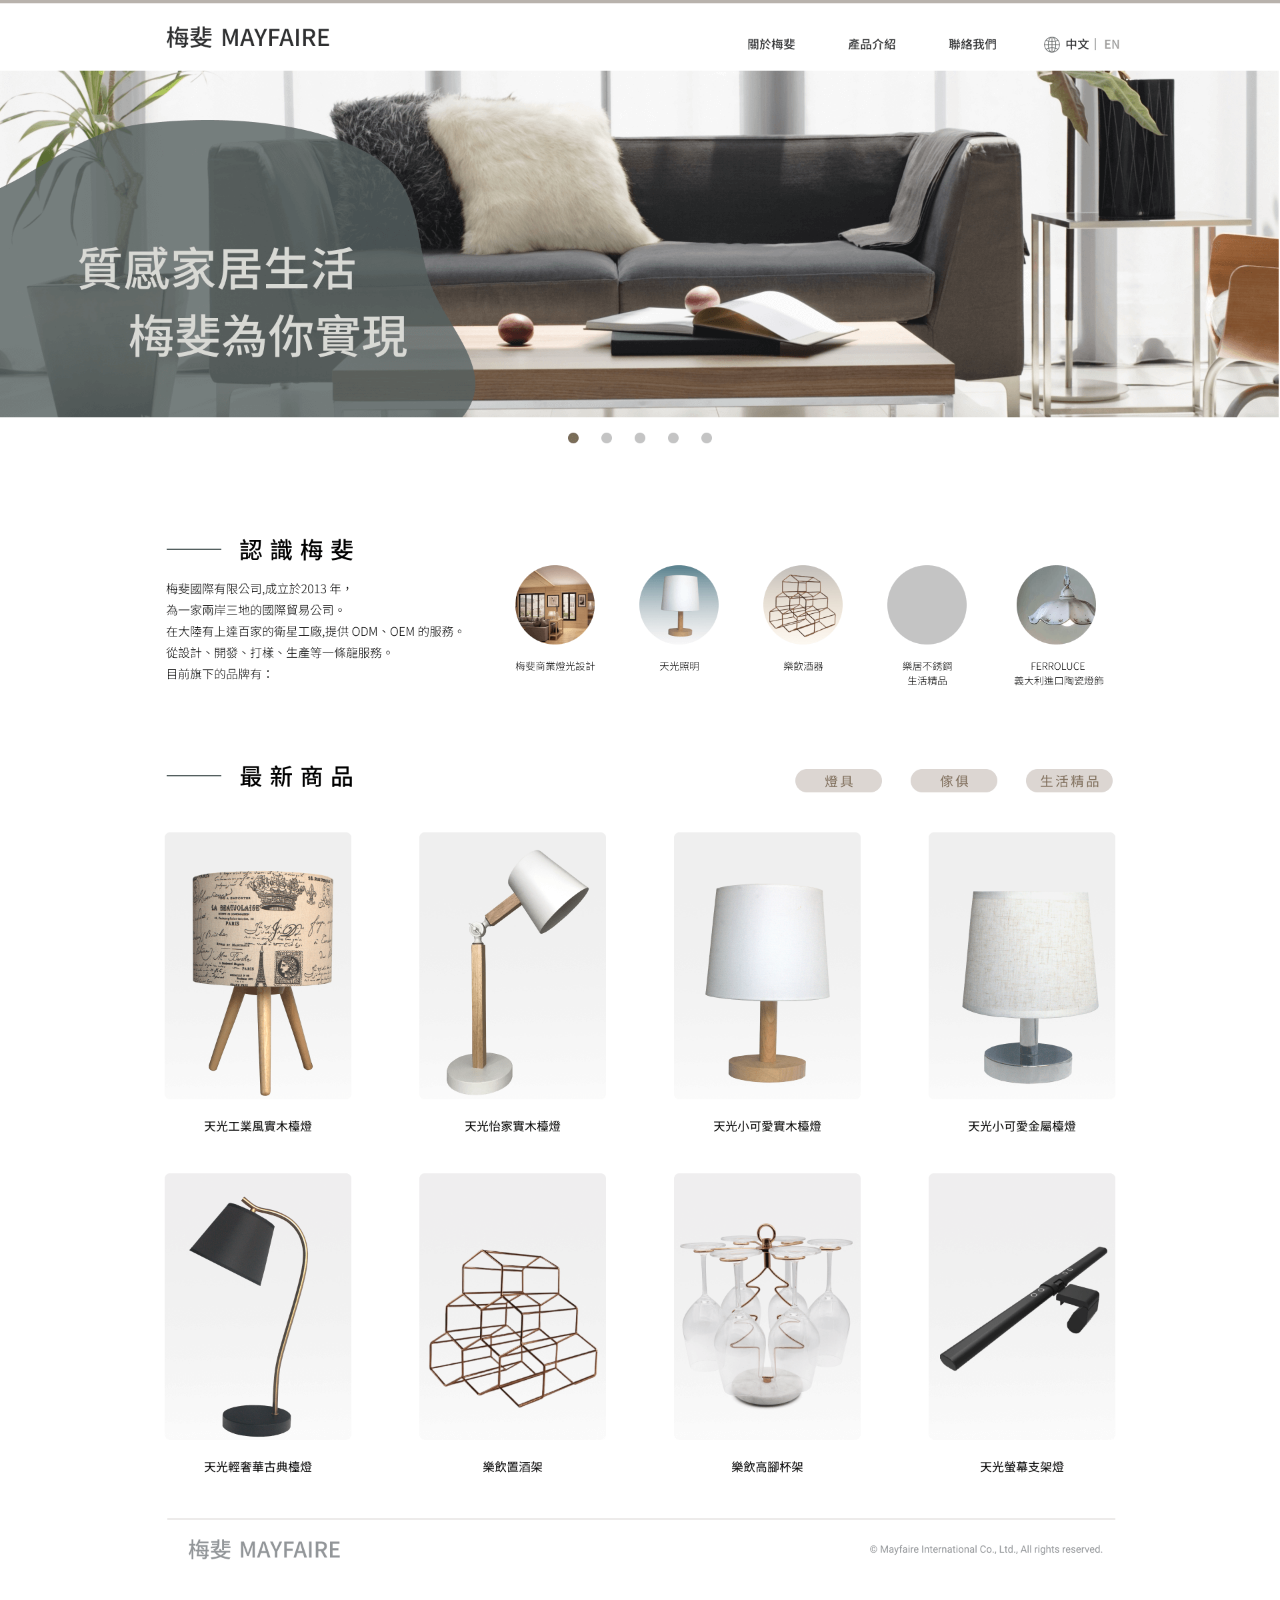
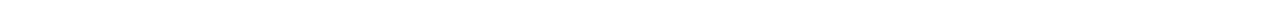
<file: layout/index.html>
<!DOCTYPE html>
<html lang="zh-tw">
<head>
    <meta charset="UTF-8">
    <meta name="viewport" content="width=device-width, initial-scale=1.0">
    <link rel="icon" href="https://www.xuedesign.tw/images/favicon.ico"/>
    <title>提案A｜梅斐國際有限公司</title>
    <style>
        html,
        body{
            margin: 0;
            padding:0;}
        image{border:0}
        #wrap{
            display: block;
            width: 100%}
        #wrap img{
            display: block;
            width: 100%;
            height: auto;
            margin: 0;
            padding: 0}
    </style>
</head>


<body>
    <a href="index-B.html">
    <div id="wrap">
        <img src="images/pic_01-01.png" alt="*">
        <img src="images/pic_01-02.png" alt="*">
        <img src="images/pic_01-03.png" alt="*">
        <img src="images/pic_01-04.png" alt="*">
    </div>
    </a>    
</body>
</html>
</file>
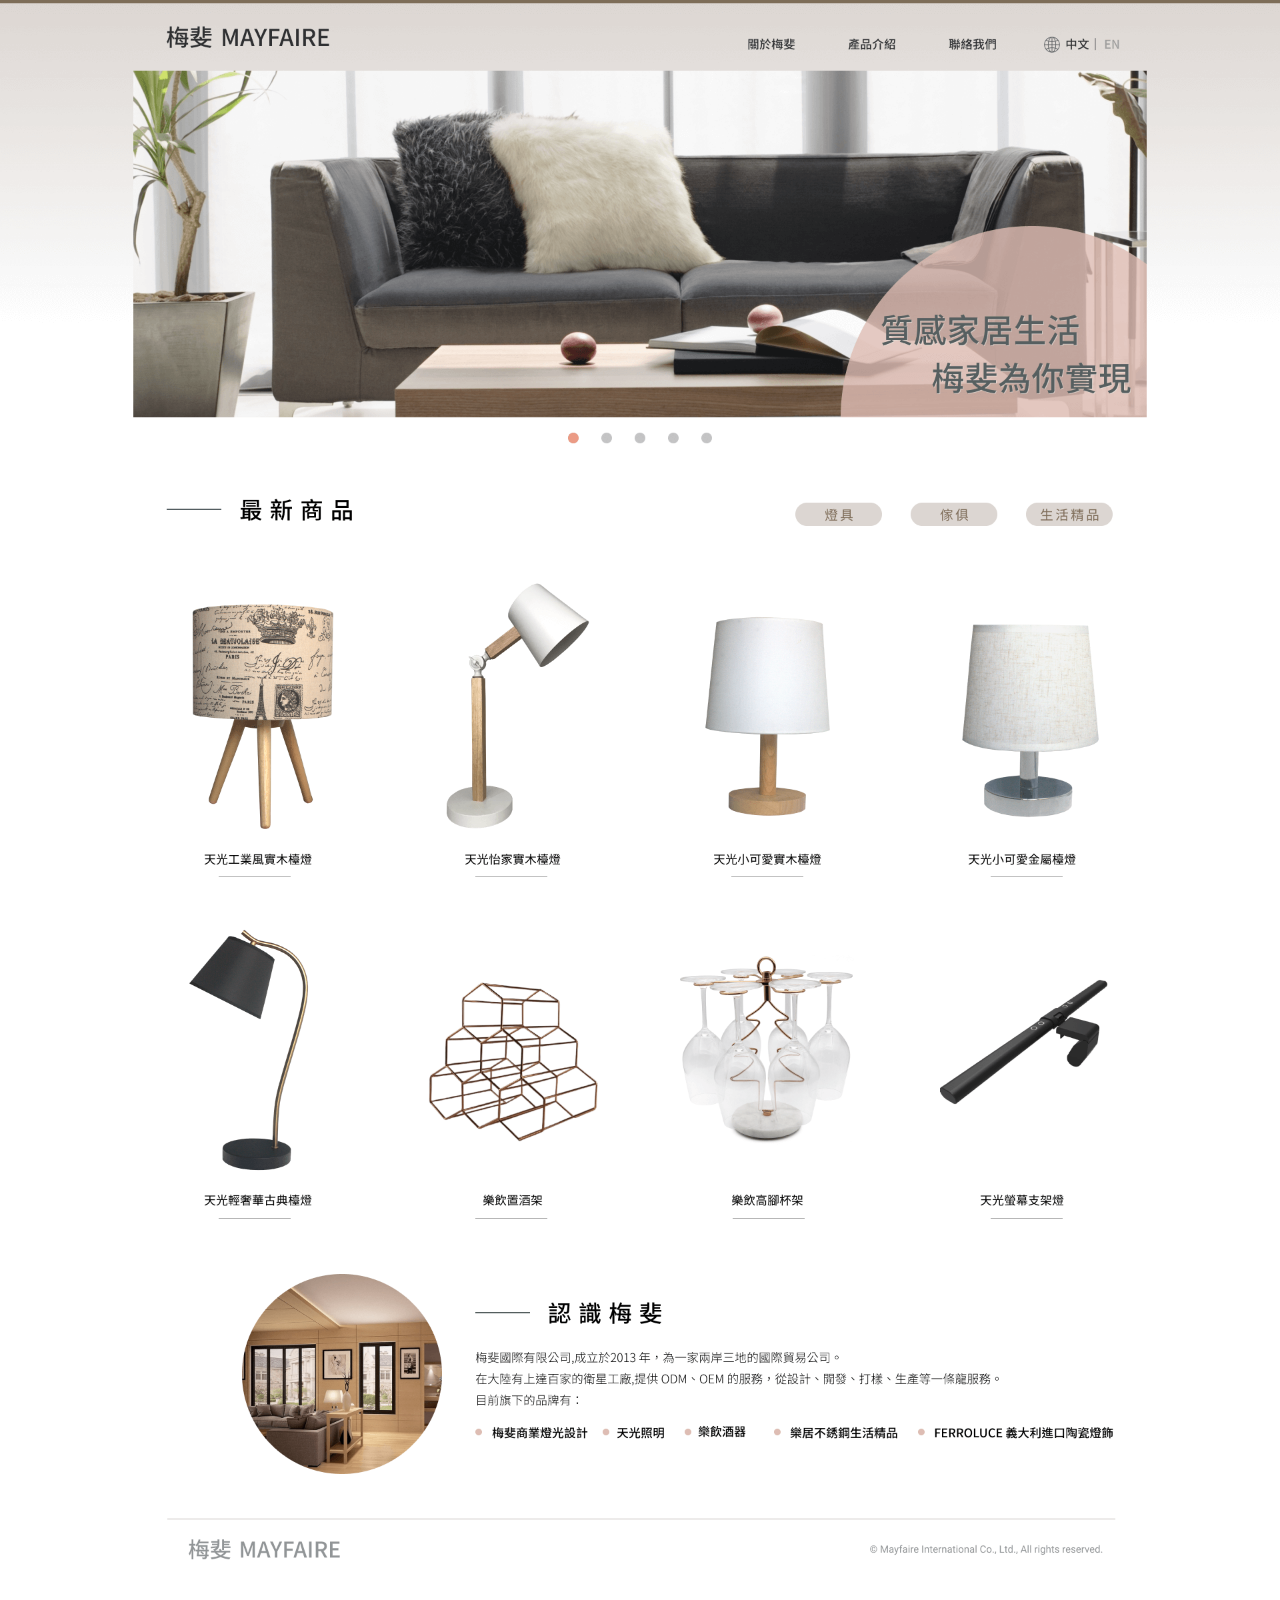
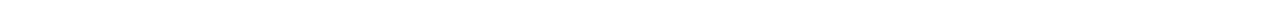
<file: layout/index-B.html>
<!DOCTYPE html>
<html lang="zh-tw">
<head>
    <meta charset="UTF-8">
    <meta name="viewport" content="width=device-width, initial-scale=1.0">
    <link rel="icon" href="https://www.xuedesign.tw/images/favicon.ico"/>
    <title>提案B｜梅斐國際有限公司</title>
    <style>
        html,
        body{
            margin: 0;
            padding:0;}
        image{border:0}
        #wrap{
            display: block;
            width: 100%}
        #wrap img{
            display: block;
            width: 100%;
            height: auto;
            margin: 0;
            padding: 0}
    </style>
</head>


<body>
    <a href="index.html">
    <div id="wrap">
        <img src="images/pic_02-01.png" alt="*">
        <img src="images/pic_02-02.png" alt="*">
        <img src="images/pic_02-03.png" alt="*">
        <img src="images/pic_02-04.png" alt="*">
    </div>
    </a>    
</body>
</html>
</file>
